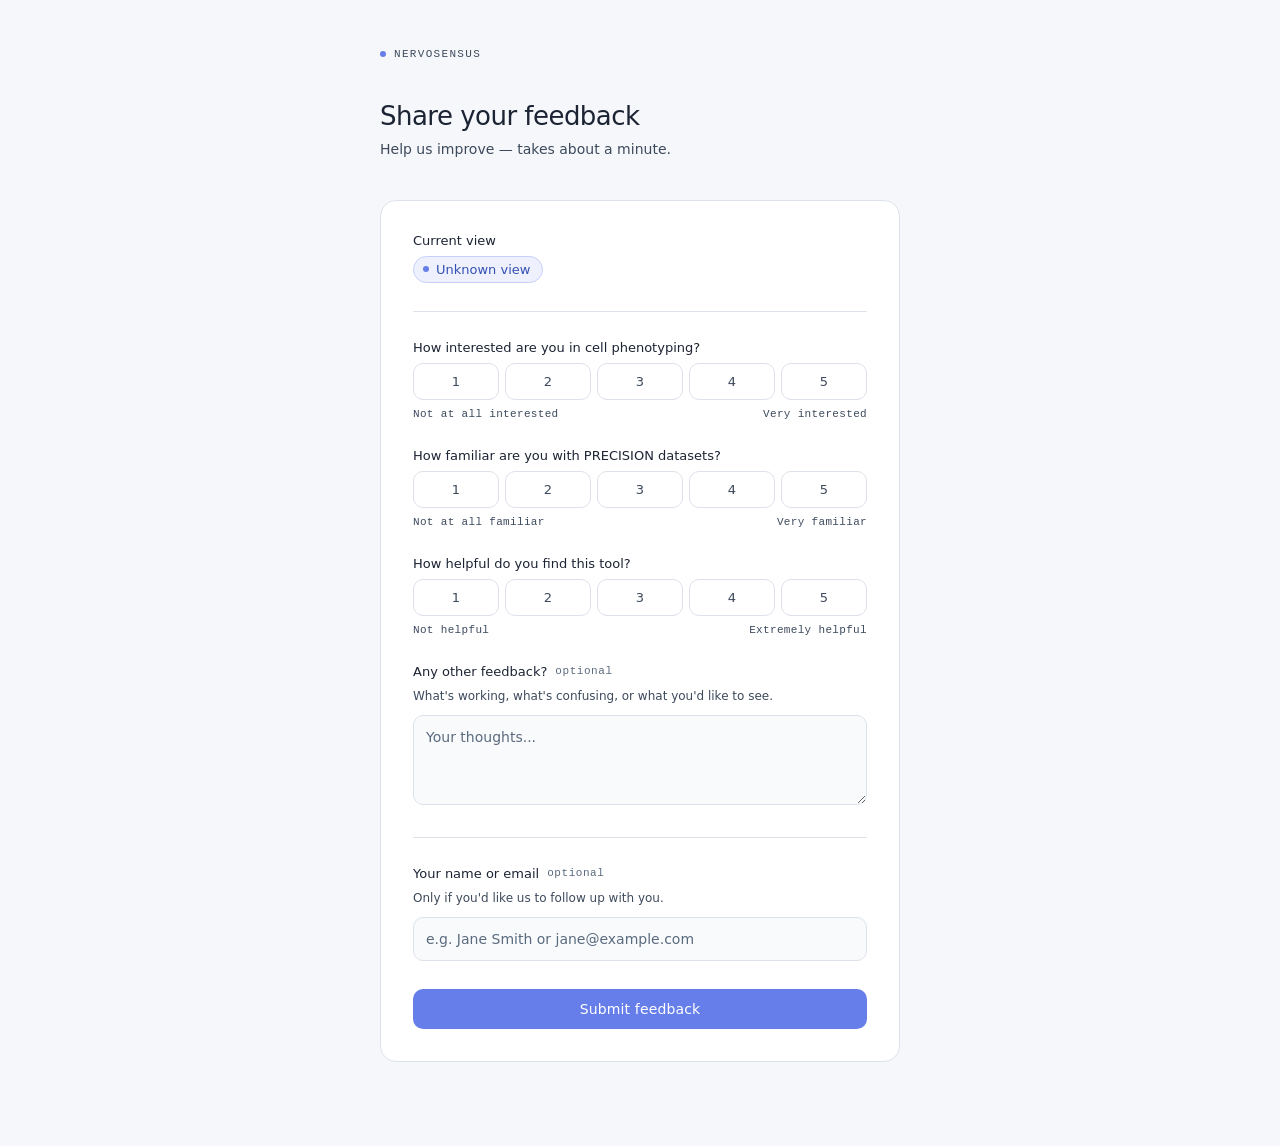
<file: nervosensus-feedback.html>
<!DOCTYPE html>
<html lang="en">
<head>
  <meta charset="UTF-8">
  <meta name="viewport" content="width=device-width, initial-scale=1.0">
  <title>Nervosensus — Feedback</title>
  <style>
    *, *::before, *::after { box-sizing: border-box; margin: 0; padding: 0; }

    :root {
      --bg: #f5f7fa;
      --surface: #ffffff;
      --border: #dde2ea;
      --border-strong: #b8c0cc;
      --text-primary: #1c2333;
      --text-secondary: #3d4a5c;
      --text-muted: #5a6a7e;
      --accent: #667eea;
      --accent-dark: #5a6fd6;
      --accent-light: #eef1fd;
      --accent-mid: #667eea;
      --selected-bg: #eef1fd;
      --selected-text: #3451b2;
      --danger: #c0392b;
      --font: 'Segoe UI', system-ui, -apple-system, sans-serif;
      --mono: 'Segoe UI Mono', 'Cascadia Code', monospace;
    }

    body {
      font-family: var(--font);
      background: var(--bg);
      color: var(--text-primary);
      min-height: 100vh;
      display: flex;
      align-items: flex-start;
      justify-content: center;
      padding: 3rem 1rem 5rem;
    }

    .container {
      width: 100%;
      max-width: 520px;
    }

    .wordmark {
      font-family: var(--mono);
      font-size: 11px;
      letter-spacing: 0.12em;
      color: var(--text-secondary);
      text-transform: uppercase;
      margin-bottom: 2.5rem;
      display: flex;
      align-items: center;
      gap: 8px;
    }

    .wordmark::before {
      content: '';
      display: inline-block;
      width: 6px;
      height: 6px;
      border-radius: 50%;
      background: var(--accent);
    }

    h1 {
      font-size: 26px;
      font-weight: 300;
      letter-spacing: -0.02em;
      line-height: 1.25;
      margin-bottom: 6px;
      color: var(--text-primary);
    }

    .subtitle {
      font-size: 14px;
      color: var(--text-secondary);
      margin-bottom: 2.5rem;
      line-height: 1.5;
    }

    .card {
      background: var(--surface);
      border: 1px solid var(--border);
      border-radius: 16px;
      padding: 2rem;
    }

    .field {
      margin-bottom: 1.75rem;
    }

    .field:last-child {
      margin-bottom: 0;
    }

    .field-label {
      font-size: 13px;
      font-weight: 500;
      color: var(--text-primary);
      margin-bottom: 8px;
      display: flex;
      align-items: center;
      gap: 8px;
    }

    .optional-tag {
      font-size: 11px;
      font-weight: 400;
      color: var(--text-muted);
      font-family: var(--mono);
      letter-spacing: 0.05em;
    }

    .field-hint {
      font-size: 12px;
      color: var(--text-secondary);
      margin-bottom: 10px;
      line-height: 1.5;
    }

    .view-pill {
      display: inline-flex;
      align-items: center;
      gap: 7px;
      background: var(--accent-light);
      border: 1px solid #c5cffa;
      border-radius: 100px;
      padding: 5px 12px 5px 9px;
      font-size: 13px;
      color: var(--selected-text);
      font-weight: 500;
    }

    .view-pill-dot {
      width: 6px;
      height: 6px;
      border-radius: 50%;
      background: var(--accent);
      flex-shrink: 0;
    }

    .divider {
      border: none;
      border-top: 1px solid var(--border);
      margin: 1.75rem 0;
    }

    .scale-wrap {
      display: flex;
      flex-direction: column;
      gap: 8px;
    }

    .scale-row {
      display: flex;
      gap: 6px;
    }

    .scale-row input[type=radio] { display: none; }

    .scale-row label {
      flex: 1;
      text-align: center;
      padding: 10px 6px;
      border: 1px solid var(--border);
      border-radius: 10px;
      font-size: 13px;
      font-weight: 500;
      color: var(--text-secondary);
      cursor: pointer;
      transition: all 0.12s ease;
      background: var(--surface);
    }

    .scale-row label:hover {
      border-color: var(--border-strong);
      color: var(--text-primary);
      background: #f0f2f8;
    }

    .scale-row input[type=radio]:checked + label {
      background: var(--selected-bg);
      color: var(--selected-text);
      border-color: #c5cffa;
      font-weight: 500;
    }

    .scale-ends {
      display: flex;
      justify-content: space-between;
      font-size: 11px;
      color: var(--text-secondary);
      font-family: var(--mono);
      letter-spacing: 0.03em;
    }

    textarea,
    input[type=text] {
      width: 100%;
      font-family: var(--font);
      font-size: 14px;
      color: var(--text-primary);
      background: #f9fafc;
      border: 1px solid var(--border);
      border-radius: 10px;
      padding: 10px 12px;
      line-height: 1.6;
      outline: none;
      transition: border-color 0.12s;
      -webkit-appearance: none;
    }

    textarea {
      min-height: 90px;
      resize: vertical;
    }

    textarea:focus,
    input[type=text]:focus {
      border-color: var(--accent);
      background: var(--surface);
    }

    textarea::placeholder,
    input[type=text]::placeholder {
      color: var(--text-muted);
    }

    .error-msg {
      font-size: 12px;
      color: var(--danger);
      margin-bottom: 12px;
      display: none;
      font-family: var(--mono);
    }

    .submit-btn {
      width: 100%;
      padding: 12px;
      font-family: var(--font);
      font-size: 14px;
      font-weight: 500;
      color: var(--surface);
      background: #667eea;
      border: none;
      border-radius: 10px;
      cursor: pointer;
      transition: background 0.12s, transform 0.08s;
      letter-spacing: 0.01em;
    }

    .submit-btn:hover { background: var(--accent-dark); }
    .submit-btn:active { transform: scale(0.99); }
    .submit-btn:disabled { background: var(--border-strong); cursor: not-allowed; transform: none; }

    /* Success state */
    .success {
      display: none;
      text-align: center;
      padding: 2.5rem 1rem;
    }

    .success-icon {
      width: 48px;
      height: 48px;
      border-radius: 50%;
      background: var(--accent-light);
      border: 1px solid #c5cffa;
      display: flex;
      align-items: center;
      justify-content: center;
      margin: 0 auto 1rem;
    }

    .success-icon svg {
      width: 20px;
      height: 20px;
      stroke: var(--accent);
      fill: none;
      stroke-width: 2.5;
      stroke-linecap: round;
      stroke-linejoin: round;
    }

    .success h2 {
      font-size: 17px;
      font-weight: 500;
      margin-bottom: 6px;
      color: var(--text-primary);
    }

    .success p {
      font-size: 13px;
      color: var(--text-secondary);
      line-height: 1.5;
    }

    @media (max-width: 480px) {
      body { padding: 2rem 1rem 4rem; }
      .card { padding: 1.5rem; }
      h1 { font-size: 22px; }
    }
  </style>
</head>
<body>
  <div class="container">
    <div class="wordmark">Nervosensus</div>
    <h1>Share your feedback</h1>
    <p class="subtitle">Help us improve — takes about a minute.</p>

    <div class="card">
      <div id="form-content">

        <div class="field">
          <div class="field-label">Current view</div>
          <div class="view-pill">
            <span class="view-pill-dot"></span>
            <span id="view-label">—</span>
          </div>
          <input type="hidden" id="view-value" value="">
        </div>

        <hr class="divider">

        <div class="field">
          <div class="field-label">How interested are you in cell phenotyping?</div>
          <div class="scale-wrap">
            <div class="scale-row">
              <input type="radio" name="phenotyping" id="p1" value="1"><label for="p1">1</label>
              <input type="radio" name="phenotyping" id="p2" value="2"><label for="p2">2</label>
              <input type="radio" name="phenotyping" id="p3" value="3"><label for="p3">3</label>
              <input type="radio" name="phenotyping" id="p4" value="4"><label for="p4">4</label>
              <input type="radio" name="phenotyping" id="p5" value="5"><label for="p5">5</label>
            </div>
            <div class="scale-ends"><span>Not at all interested</span><span>Very interested</span></div>
          </div>
        </div>

        <div class="field">
          <div class="field-label">How familiar are you with PRECISION datasets?</div>
          <div class="scale-wrap">
            <div class="scale-row">
              <input type="radio" name="precision" id="pr1" value="1"><label for="pr1">1</label>
              <input type="radio" name="precision" id="pr2" value="2"><label for="pr2">2</label>
              <input type="radio" name="precision" id="pr3" value="3"><label for="pr3">3</label>
              <input type="radio" name="precision" id="pr4" value="4"><label for="pr4">4</label>
              <input type="radio" name="precision" id="pr5" value="5"><label for="pr5">5</label>
            </div>
            <div class="scale-ends"><span>Not at all familiar</span><span>Very familiar</span></div>
          </div>
        </div>

        <div class="field">
          <div class="field-label">How helpful do you find this tool?</div>
          <div class="scale-wrap">
            <div class="scale-row">
              <input type="radio" name="helpful" id="h1" value="1"><label for="h1">1</label>
              <input type="radio" name="helpful" id="h2" value="2"><label for="h2">2</label>
              <input type="radio" name="helpful" id="h3" value="3"><label for="h3">3</label>
              <input type="radio" name="helpful" id="h4" value="4"><label for="h4">4</label>
              <input type="radio" name="helpful" id="h5" value="5"><label for="h5">5</label>
            </div>
            <div class="scale-ends"><span>Not helpful</span><span>Extremely helpful</span></div>
          </div>
        </div>

        <div class="field">
          <div class="field-label">Any other feedback? <span class="optional-tag">optional</span></div>
          <div class="field-hint">What's working, what's confusing, or what you'd like to see.</div>
          <textarea id="comments" placeholder="Your thoughts..."></textarea>
        </div>

        <hr class="divider">

        <div class="field">
          <div class="field-label">Your name or email <span class="optional-tag">optional</span></div>
          <div class="field-hint">Only if you'd like us to follow up with you.</div>
          <input type="text" id="respondent" placeholder="e.g. Jane Smith or jane@example.com">
        </div>

        <p class="error-msg" id="error-msg">Please answer all three scale questions before submitting.</p>
        <button class="submit-btn" id="submit-btn" onclick="submitForm()">Submit feedback</button>

      </div>

      <div class="success" id="success-msg">
        <div class="success-icon">
          <svg viewBox="0 0 24 24"><polyline points="20 6 9 17 4 12"></polyline></svg>
        </div>
        <h2>Thank you!</h2>
        <p>Your feedback has been recorded.<br>We really appreciate you taking the time.</p>
      </div>
    </div>
  </div>

  <script>
    const FORM_ACTION = "https://docs.google.com/forms/d/e/1FAIpQLSem5PPT_ikcaO24dPtcxDSZCLA76qzzYZaKNja-Nglu0U3QAA/formResponse";

    const params = new URLSearchParams(window.location.search);
    const view = params.get('view') || 'Unknown view';
    document.getElementById('view-label').textContent = view;
    document.getElementById('view-value').value = view;

    function submitForm() {
      const phenotyping = document.querySelector('input[name="phenotyping"]:checked')?.value;
      const precision   = document.querySelector('input[name="precision"]:checked')?.value;
      const helpful     = document.querySelector('input[name="helpful"]:checked')?.value;
      const errEl       = document.getElementById('error-msg');

      if (!phenotyping || !precision || !helpful) {
        errEl.style.display = 'block';
        return;
      }
      errEl.style.display = 'none';

      const comments   = document.getElementById('comments').value;
      const respondent = document.getElementById('respondent').value;
      const viewVal    = document.getElementById('view-value').value;

      const body = new URLSearchParams({
        'entry.1433955340': viewVal,
        'entry.1421333631': phenotyping,
        'entry.1988849246': precision,
        'entry.1907745440': helpful,
        'entry.311315686':  comments,
        'entry.440708749':  respondent,
      });

      const btn = document.getElementById('submit-btn');
      btn.disabled = true;
      btn.textContent = 'Submitting…';

      fetch(FORM_ACTION, {
        method: 'POST',
        mode: 'no-cors',
        headers: { 'Content-Type': 'application/x-www-form-urlencoded' },
        body: body.toString()
      }).then(() => {
        document.getElementById('form-content').style.display = 'none';
        document.getElementById('success-msg').style.display  = 'block';
      }).catch(() => {
        btn.disabled = false;
        btn.textContent = 'Submit feedback';
        errEl.textContent = 'Something went wrong — please try again.';
        errEl.style.display = 'block';
      });
    }
  </script>
</body>
</html>
</file>
